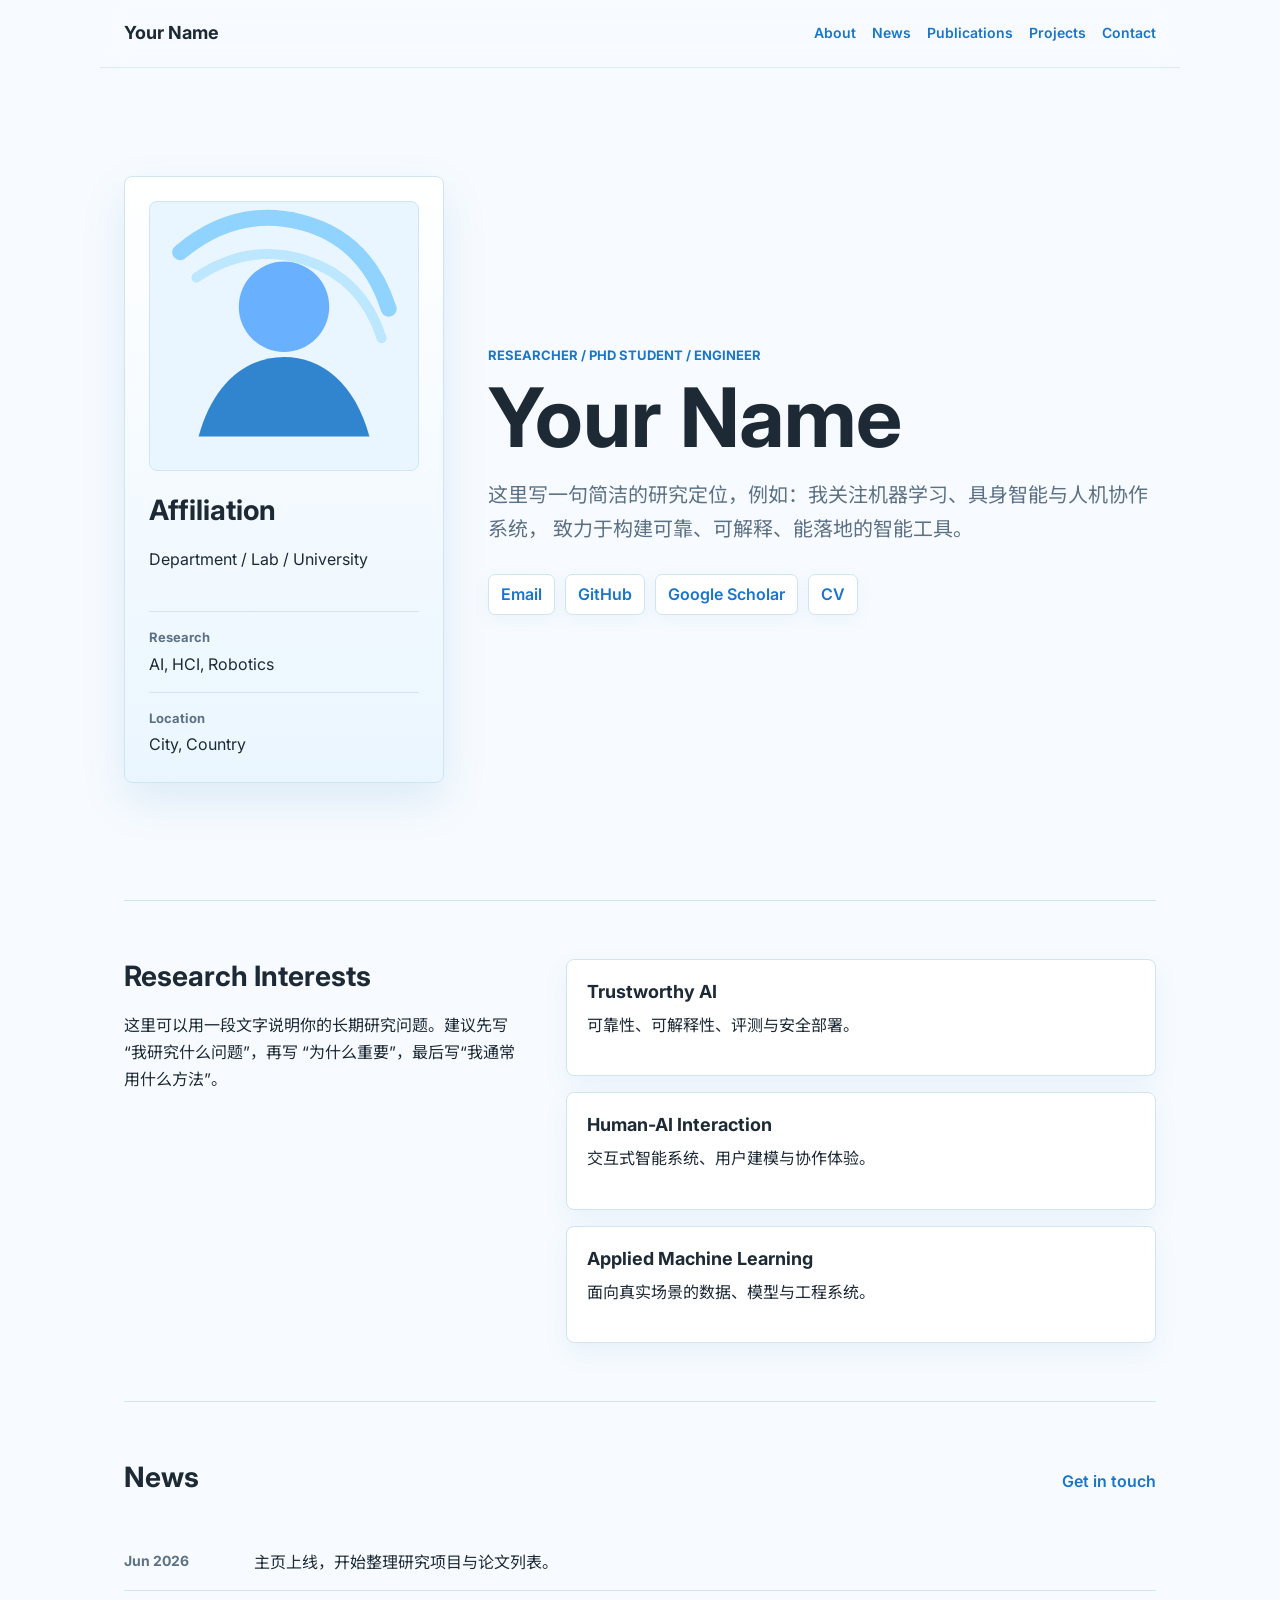
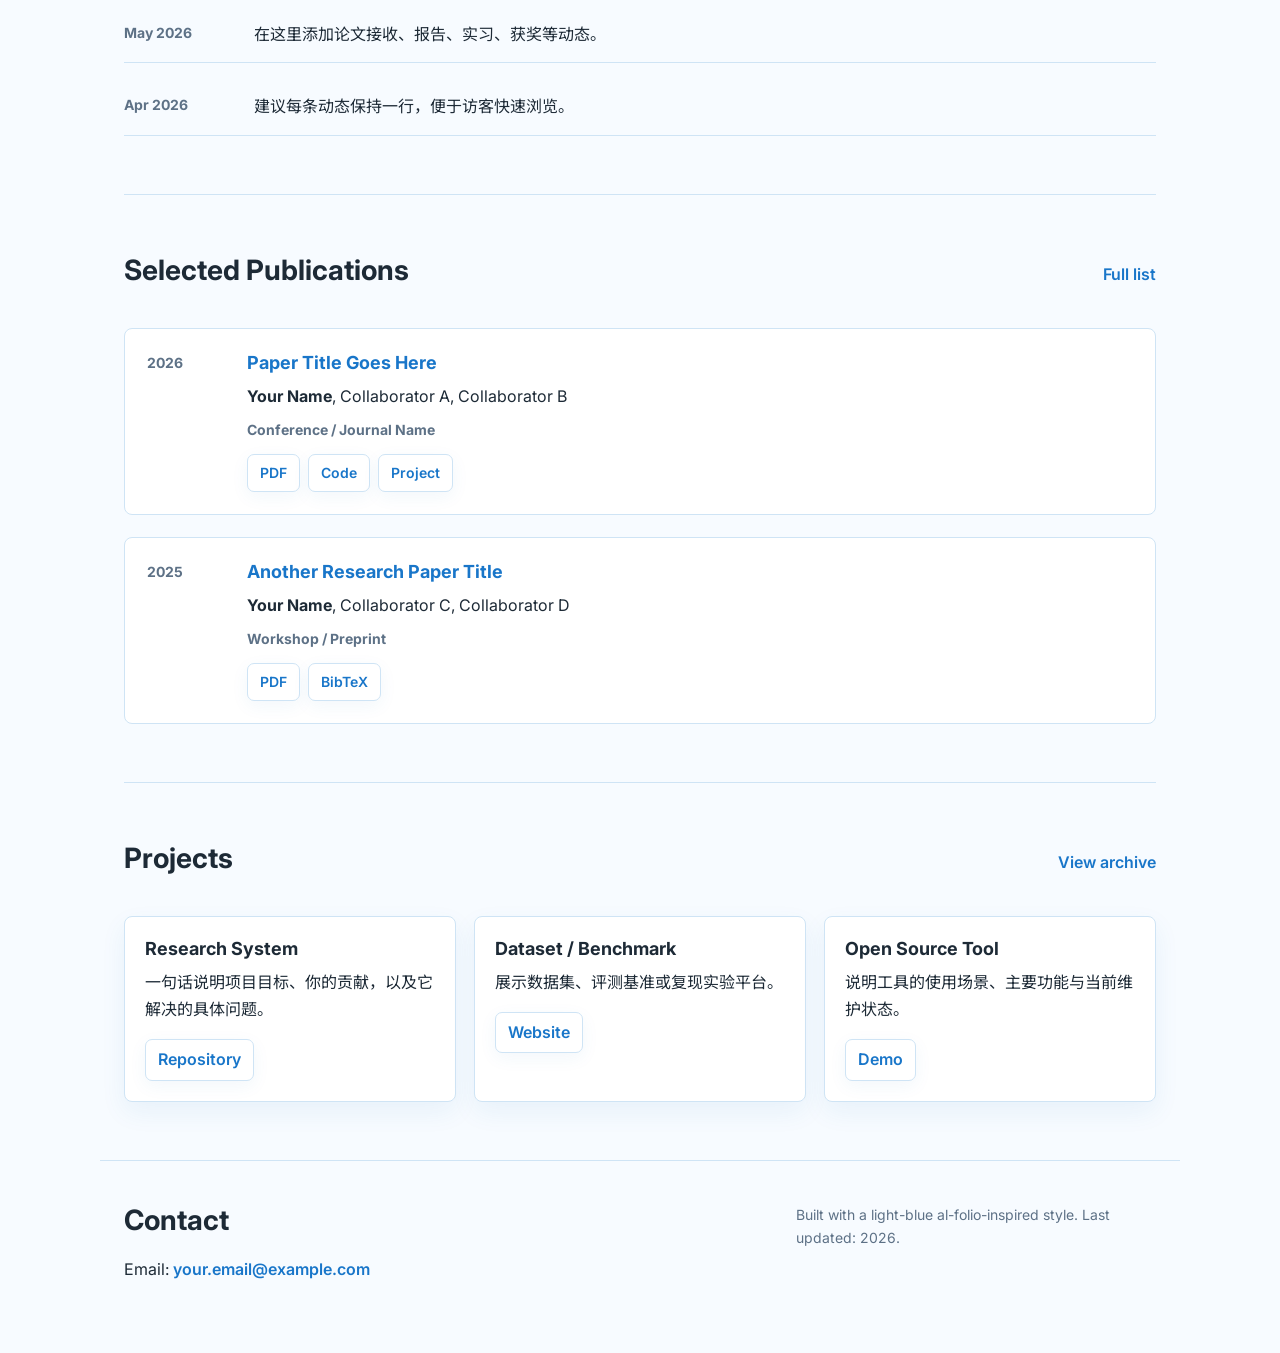
<file: index.html>
<!doctype html>
<html lang="zh-CN">
  <head>
    <meta charset="utf-8" />
    <meta name="viewport" content="width=device-width, initial-scale=1" />
    <meta
      name="description"
      content="个人学术主页，展示研究方向、论文、项目与联系方式。"
    />
    <title>Your Name | Research Homepage</title>
    <link rel="preconnect" href="https://fonts.googleapis.com" />
    <link rel="preconnect" href="https://fonts.gstatic.com" crossorigin />
    <link
      href="https://fonts.googleapis.com/css2?family=Inter:wght@400;500;600;700&family=Noto+Sans+SC:wght@400;500;700&display=swap"
      rel="stylesheet"
    />
    <link rel="stylesheet" href="assets/css/style.css" />
  </head>
  <body>
    <header class="site-header">
      <a class="brand" href="#top">Your Name</a>
      <nav class="nav" aria-label="Primary navigation">
        <a href="#about">About</a>
        <a href="#news">News</a>
        <a href="#publications">Publications</a>
        <a href="#projects">Projects</a>
        <a href="#contact">Contact</a>
      </nav>
    </header>

    <main id="top">
      <section class="intro" id="about">
        <aside class="profile-panel" aria-label="Profile summary">
          <img
            class="portrait"
            src="assets/img/profile-placeholder.svg"
            alt="Profile portrait placeholder"
          />
          <div>
            <h2>Affiliation</h2>
            <p>Department / Lab / University</p>
          </div>
          <dl class="quick-facts">
            <div>
              <dt>Research</dt>
              <dd>AI, HCI, Robotics</dd>
            </div>
            <div>
              <dt>Location</dt>
              <dd>City, Country</dd>
            </div>
          </dl>
        </aside>
        <div class="intro-copy">
          <p class="eyebrow">Researcher / PhD Student / Engineer</p>
          <h1>Your Name</h1>
          <p class="subtitle">
            这里写一句简洁的研究定位，例如：我关注机器学习、具身智能与人机协作系统，
            致力于构建可靠、可解释、能落地的智能工具。
          </p>
          <div class="link-row" aria-label="Profile links">
            <a href="mailto:your.email@example.com">Email</a>
            <a href="https://github.com/your-github">GitHub</a>
            <a href="https://scholar.google.com/">Google Scholar</a>
            <a href="assets/files/cv.pdf">CV</a>
          </div>
        </div>
      </section>

      <section class="section two-column">
        <div>
          <h2>Research Interests</h2>
          <p>
            这里可以用一段文字说明你的长期研究问题。建议先写“我研究什么问题”，再写
            “为什么重要”，最后写“我通常用什么方法”。
          </p>
        </div>
        <div class="interest-list">
          <article>
            <h3>Trustworthy AI</h3>
            <p>可靠性、可解释性、评测与安全部署。</p>
          </article>
          <article>
            <h3>Human-AI Interaction</h3>
            <p>交互式智能系统、用户建模与协作体验。</p>
          </article>
          <article>
            <h3>Applied Machine Learning</h3>
            <p>面向真实场景的数据、模型与工程系统。</p>
          </article>
        </div>
      </section>

      <section class="section" id="news">
        <div class="section-heading">
          <h2>News</h2>
          <a href="#contact">Get in touch</a>
        </div>
        <ol class="timeline">
          <li>
            <time datetime="2026-06">Jun 2026</time>
            <span>主页上线，开始整理研究项目与论文列表。</span>
          </li>
          <li>
            <time datetime="2026-05">May 2026</time>
            <span>在这里添加论文接收、报告、实习、获奖等动态。</span>
          </li>
          <li>
            <time datetime="2026-04">Apr 2026</time>
            <span>建议每条动态保持一行，便于访客快速浏览。</span>
          </li>
        </ol>
      </section>

      <section class="section" id="publications">
        <div class="section-heading">
          <h2>Selected Publications</h2>
          <a href="https://scholar.google.com/">Full list</a>
        </div>
        <div class="publication-list">
          <article class="publication">
            <p class="pub-year">2026</p>
            <div>
              <h3>Paper Title Goes Here</h3>
              <p class="authors">
                <strong>Your Name</strong>, Collaborator A, Collaborator B
              </p>
              <p class="venue">Conference / Journal Name</p>
              <div class="pub-links">
                <a href="#">PDF</a>
                <a href="#">Code</a>
                <a href="#">Project</a>
              </div>
            </div>
          </article>
          <article class="publication">
            <p class="pub-year">2025</p>
            <div>
              <h3>Another Research Paper Title</h3>
              <p class="authors">
                <strong>Your Name</strong>, Collaborator C, Collaborator D
              </p>
              <p class="venue">Workshop / Preprint</p>
              <div class="pub-links">
                <a href="#">PDF</a>
                <a href="#">BibTeX</a>
              </div>
            </div>
          </article>
        </div>
      </section>

      <section class="section" id="projects">
        <div class="section-heading">
          <h2>Projects</h2>
          <a href="projects/">View archive</a>
        </div>
        <div class="project-grid">
          <article class="project-card">
            <h3>Research System</h3>
            <p>一句话说明项目目标、你的贡献，以及它解决的具体问题。</p>
            <a href="#">Repository</a>
          </article>
          <article class="project-card">
            <h3>Dataset / Benchmark</h3>
            <p>展示数据集、评测基准或复现实验平台。</p>
            <a href="#">Website</a>
          </article>
          <article class="project-card">
            <h3>Open Source Tool</h3>
            <p>说明工具的使用场景、主要功能与当前维护状态。</p>
            <a href="#">Demo</a>
          </article>
        </div>
      </section>
    </main>

    <footer class="footer" id="contact">
      <div>
        <h2>Contact</h2>
        <p>
          Email:
          <a href="mailto:your.email@example.com">your.email@example.com</a>
        </p>
      </div>
      <p class="fine-print">
        Built with a light-blue al-folio-inspired style. Last updated: 2026.
      </p>
    </footer>
  </body>
</html>
</file>
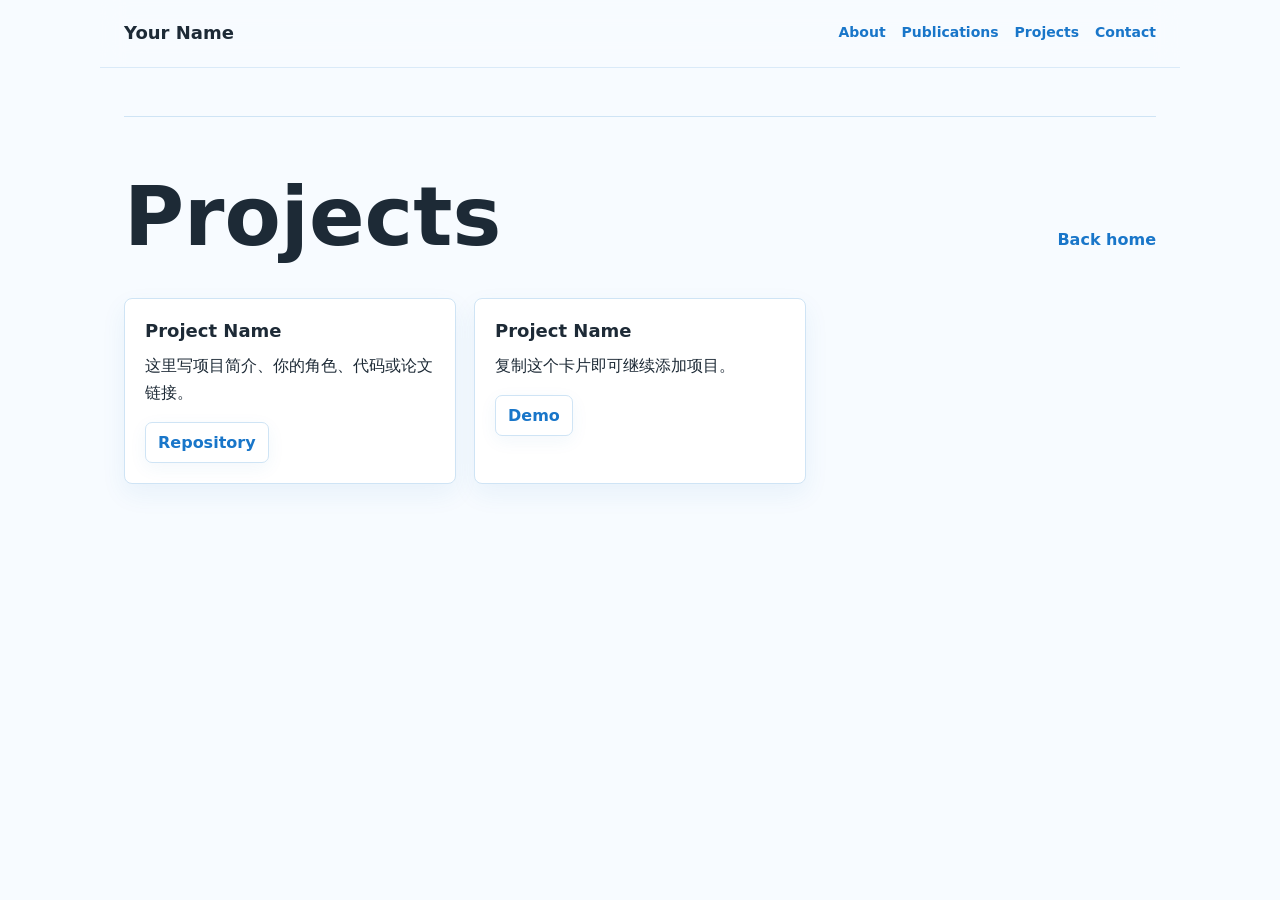
<file: projects/index.html>
<!doctype html>
<html lang="zh-CN">
  <head>
    <meta charset="utf-8" />
    <meta name="viewport" content="width=device-width, initial-scale=1" />
    <title>Projects | Your Name</title>
    <link rel="stylesheet" href="../assets/css/style.css" />
  </head>
  <body>
    <header class="site-header">
      <a class="brand" href="../">Your Name</a>
      <nav class="nav" aria-label="Primary navigation">
        <a href="../#about">About</a>
        <a href="../#publications">Publications</a>
        <a href="../#projects">Projects</a>
        <a href="../#contact">Contact</a>
      </nav>
    </header>
    <main>
      <section class="section">
        <div class="section-heading">
          <h1>Projects</h1>
          <a href="../">Back home</a>
        </div>
        <div class="project-grid">
          <article class="project-card">
            <h3>Project Name</h3>
            <p>这里写项目简介、你的角色、代码或论文链接。</p>
            <a href="#">Repository</a>
          </article>
          <article class="project-card">
            <h3>Project Name</h3>
            <p>复制这个卡片即可继续添加项目。</p>
            <a href="#">Demo</a>
          </article>
        </div>
      </section>
    </main>
  </body>
</html>
</file>
<file: assets/css/style.css>
:root {
  --bg: #f7fbff;
  --surface: #ffffff;
  --surface-blue: #eaf6ff;
  --text: #1d2a36;
  --muted: #5d7186;
  --line: #cfe4f5;
  --accent: #4da3ff;
  --accent-dark: #1976c9;
  --accent-soft: #d8efff;
  --shadow: 0 18px 45px rgba(31, 115, 184, 0.12);
  --max-width: 1080px;
}

* {
  box-sizing: border-box;
}

html {
  scroll-behavior: smooth;
}

body {
  margin: 0;
  background: var(--bg);
  color: var(--text);
  font-family: Inter, "Noto Sans SC", system-ui, -apple-system, sans-serif;
  font-size: 16px;
  line-height: 1.7;
}

a {
  color: var(--accent-dark);
  font-weight: 600;
  text-decoration: none;
}

a:hover {
  color: #0f5fa8;
  text-decoration: underline;
}

.site-header {
  position: sticky;
  top: 0;
  z-index: 10;
  display: flex;
  align-items: center;
  justify-content: space-between;
  gap: 24px;
  max-width: var(--max-width);
  margin: 0 auto;
  padding: 18px 24px;
  background: rgba(247, 251, 255, 0.88);
  border-bottom: 1px solid rgba(207, 228, 245, 0.72);
  backdrop-filter: blur(12px);
}

.brand {
  color: var(--text);
  font-size: 18px;
  font-weight: 700;
}

.nav {
  display: flex;
  flex-wrap: wrap;
  justify-content: flex-end;
  gap: 16px;
  font-size: 14px;
}

main {
  max-width: var(--max-width);
  margin: 0 auto;
  padding: 48px 24px 0;
}

.intro {
  display: grid;
  grid-template-columns: 320px minmax(0, 1fr);
  gap: 44px;
  align-items: center;
  min-height: calc(100vh - 116px);
  padding-bottom: 56px;
}

.eyebrow {
  margin: 0 0 10px;
  color: var(--accent-dark);
  font-size: 13px;
  font-weight: 700;
  letter-spacing: 0;
  text-transform: uppercase;
}

h1,
h2,
h3,
p {
  margin-top: 0;
}

h1 {
  margin-bottom: 18px;
  font-size: clamp(42px, 7vw, 82px);
  line-height: 1.02;
  letter-spacing: 0;
}

h2 {
  margin-bottom: 18px;
  font-size: 28px;
  line-height: 1.25;
  letter-spacing: 0;
}

h3 {
  margin-bottom: 8px;
  font-size: 18px;
  line-height: 1.35;
  letter-spacing: 0;
}

.subtitle {
  max-width: 710px;
  color: var(--muted);
  font-size: 20px;
}

.link-row {
  display: flex;
  flex-wrap: wrap;
  gap: 10px;
  margin-top: 28px;
}

.link-row a,
.pub-links a,
.project-card a {
  display: inline-flex;
  align-items: center;
  min-height: 36px;
  padding: 6px 12px;
  border: 1px solid var(--line);
  border-radius: 7px;
  background: var(--surface);
  box-shadow: 0 5px 18px rgba(31, 115, 184, 0.06);
}

.profile-panel {
  display: grid;
  gap: 22px;
  padding: 24px;
  border: 1px solid var(--line);
  border-radius: 8px;
  background: linear-gradient(180deg, var(--surface) 0%, var(--surface-blue) 100%);
  box-shadow: var(--shadow);
}

.portrait {
  width: 100%;
  aspect-ratio: 1;
  border: 1px solid var(--line);
  border-radius: 8px;
  object-fit: cover;
  background: var(--accent-soft);
}

.quick-facts {
  display: grid;
  gap: 14px;
  margin: 0;
}

.quick-facts div {
  padding-top: 14px;
  border-top: 1px solid var(--line);
}

.quick-facts dt {
  color: var(--muted);
  font-size: 13px;
  font-weight: 700;
}

.quick-facts dd {
  margin: 2px 0 0;
}

.section {
  padding: 58px 0;
  border-top: 1px solid var(--line);
}

.two-column {
  display: grid;
  grid-template-columns: 0.8fr 1.2fr;
  gap: 48px;
}

.interest-list {
  display: grid;
  gap: 16px;
}

.interest-list article,
.project-card {
  padding: 20px;
  border: 1px solid var(--line);
  border-radius: 8px;
  background: var(--surface);
  box-shadow: 0 10px 26px rgba(31, 115, 184, 0.07);
}

.section-heading {
  display: flex;
  align-items: baseline;
  justify-content: space-between;
  gap: 20px;
  margin-bottom: 22px;
}

.timeline {
  display: grid;
  gap: 16px;
  margin: 0;
  padding: 0;
  list-style: none;
}

.timeline li {
  display: grid;
  grid-template-columns: 110px minmax(0, 1fr);
  gap: 20px;
  padding: 14px 0;
  border-bottom: 1px solid var(--line);
}

.timeline time,
.pub-year,
.venue {
  color: var(--muted);
  font-size: 14px;
  font-weight: 700;
}

.publication-list {
  display: grid;
  gap: 22px;
}

.publication {
  display: grid;
  grid-template-columns: 80px minmax(0, 1fr);
  gap: 20px;
  padding: 22px;
  border: 1px solid var(--line);
  border-radius: 8px;
  background: var(--surface);
}

.publication h3 {
  color: var(--accent-dark);
}

.authors,
.venue {
  margin-bottom: 8px;
}

.pub-links {
  display: flex;
  flex-wrap: wrap;
  gap: 8px;
  margin-top: 12px;
  font-size: 14px;
}

.project-grid {
  display: grid;
  grid-template-columns: repeat(3, minmax(0, 1fr));
  gap: 18px;
}

.footer {
  display: flex;
  justify-content: space-between;
  gap: 32px;
  max-width: var(--max-width);
  margin: 0 auto;
  padding: 42px 24px 54px;
  border-top: 1px solid var(--line);
}

.fine-print {
  max-width: 360px;
  color: var(--muted);
  font-size: 14px;
}

@media (max-width: 820px) {
  .site-header {
    align-items: flex-start;
    flex-direction: column;
  }

  .nav {
    justify-content: flex-start;
  }

  main {
    padding-top: 30px;
  }

  .intro,
  .two-column,
  .project-grid {
    grid-template-columns: 1fr;
  }

  .intro {
    min-height: auto;
  }

  .profile-panel {
    max-width: 420px;
  }

  .timeline li,
  .publication {
    grid-template-columns: 1fr;
  }

  .footer {
    flex-direction: column;
  }
}

@media (max-width: 480px) {
  body {
    font-size: 15px;
  }

  .site-header,
  main,
  .footer {
    padding-left: 18px;
    padding-right: 18px;
  }

  h1 {
    font-size: 42px;
  }

  .subtitle {
    font-size: 18px;
  }

  .section-heading {
    align-items: flex-start;
    flex-direction: column;
  }
}
</file>
